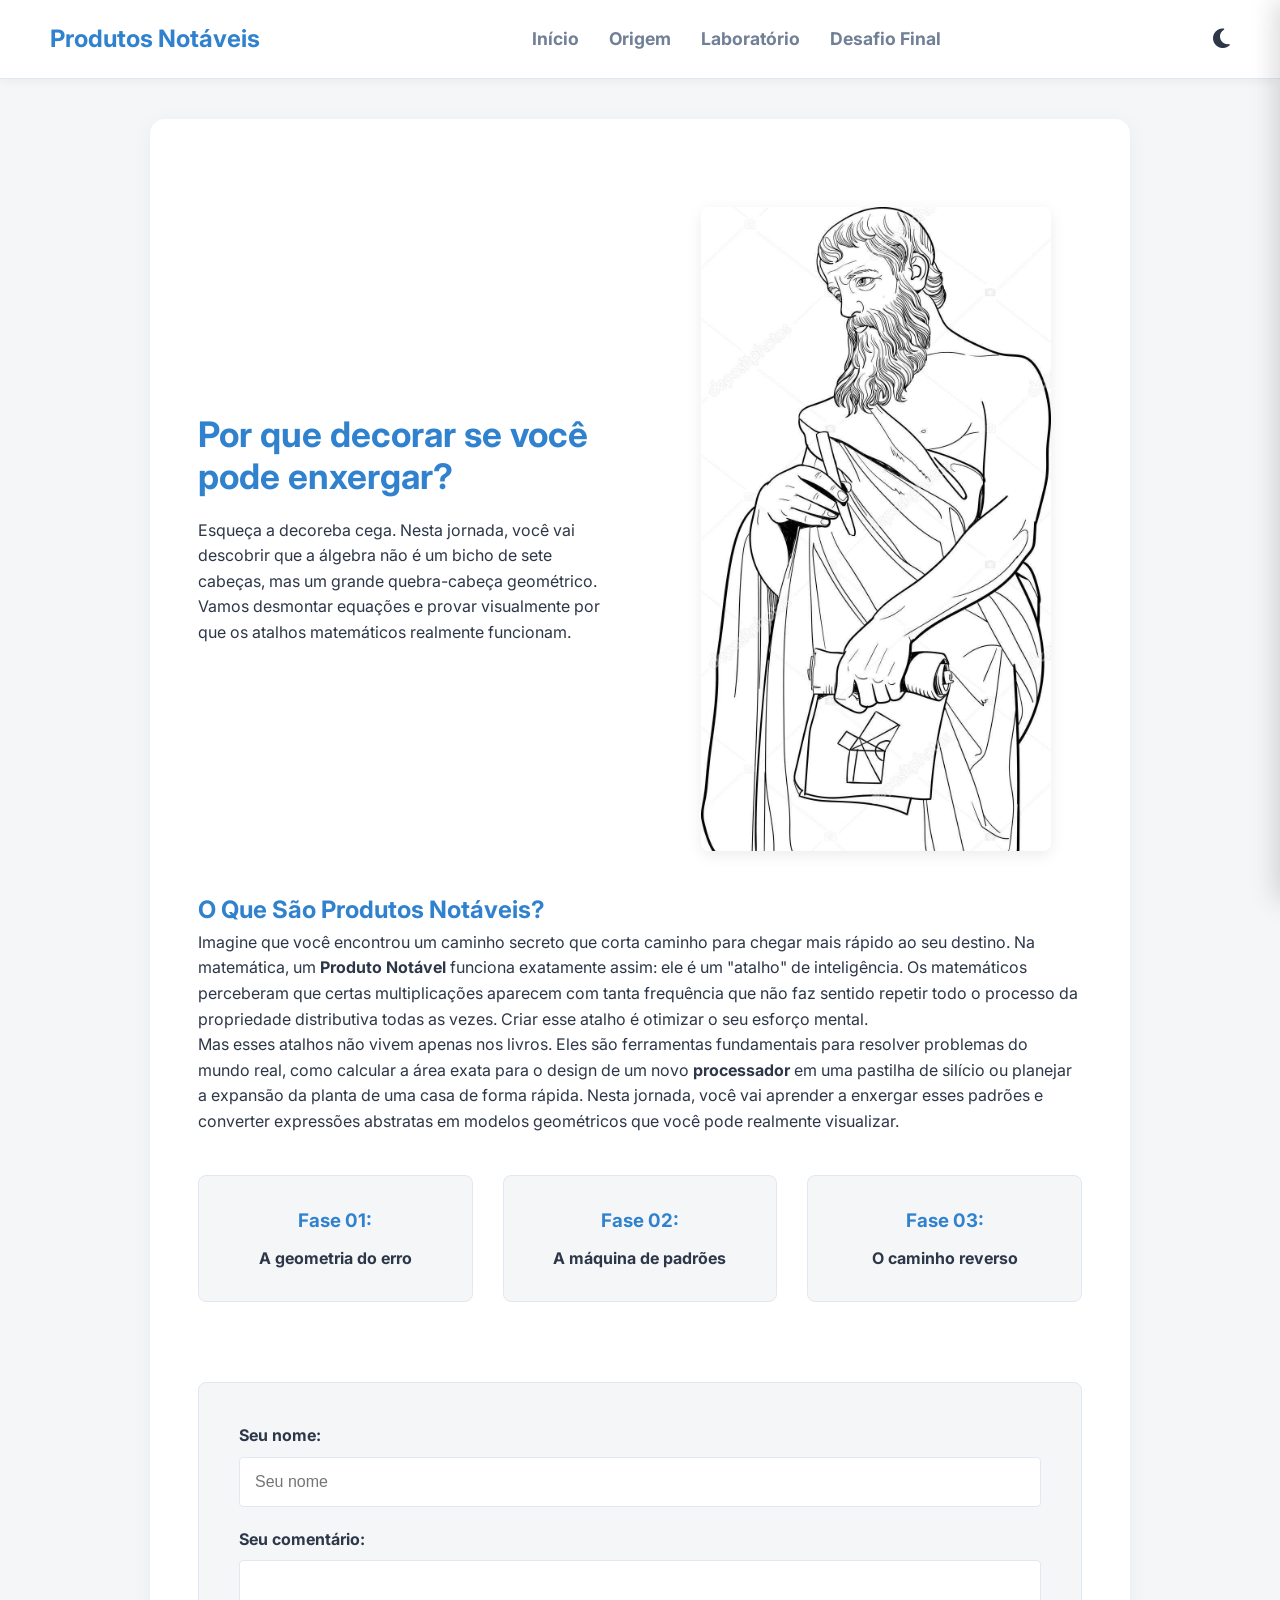
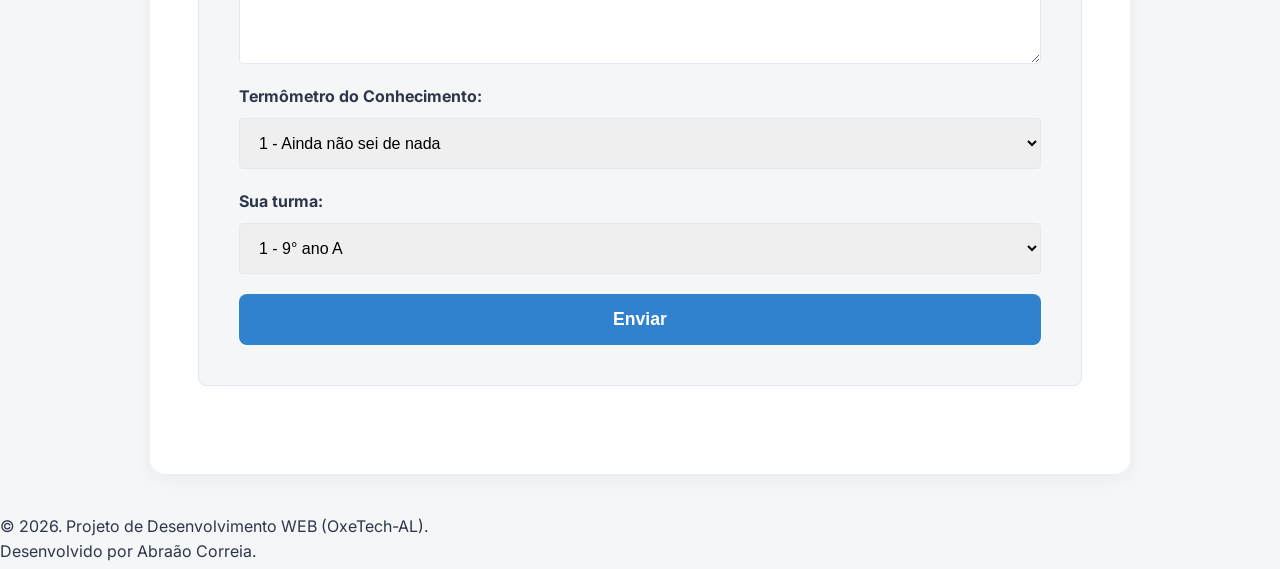
<file: index.html>
<!DOCTYPE html>
<html lang="pt-BR">
<head>
    <meta charset="UTF-8">
    <meta name="viewport" content="width=device-width, initial-scale=1.0">
    <title>Produtos Notáveis</title>
    <link rel="preconnect" href="https://fonts.googleapis.com">
    <link rel="preconnect" href="https://fonts.gstatic.com" crossorigin>
    <link href="https://fonts.googleapis.com/css2?family=Inter:wght@400;600;700&display=swap" rel="stylesheet">
    <link rel="preconnect" href="https://fonts.googleapis.com">
    <link rel="preconnect" href="https://fonts.gstatic.com" crossorigin>
    <link href="https://fonts.googleapis.com/css2?family=Anton&display=swap" rel="stylesheet">
    <link rel="stylesheet" href="https://cdnjs.cloudflare.com/ajax/libs/font-awesome/6.4.0/css/all.min.css" />

    <link rel="stylesheet" href="./pages/style.css">
</head>
<body>
    <header>
        <div class="logo">
            <h1>Produtos Notáveis</h1>
        </div>
        
        <nav id="nav-desktop">
            <ul>
                <li><a href="index.html">Início</a></li>
                <li><a href="./pages/origem.html">Origem</a></li>
                <li><a href="./pages/geometria.html">Laboratório</a></li>
                <li><a href="./pages/desafio-final.html">Desafio Final</a></li>
            </ul>
        </nav>

        <div class="header-actions">
            <button id="btn-theme" class="btn-icon" aria-label="Alternar Tema">
                <i class="fa-solid fa-moon"></i>
            </button>
            <button id="btn-open" class="btn-icon btn-mobile" aria-label="Abrir Menu">
                <i class="fa-solid fa-bars"></i>
            </button>
        </div>
    </header>

    <nav id="nav-mobile" class="nav-mobile hidden">
        <button id="btn-close" class="btn-icon btn-close" aria-label="Fechar Menu">
            <i class="fa-solid fa-xmark"></i>
        </button>
        <ul class="mobile-links">
            <li><a href="index.html">Início</a></li>
            <li><a href="origem.html">Origem</a></li>
            <li><a href="geometria.html">Laboratório</a></li>
            <li><a href="desafio-final.html">Desafio Final</a></li>
        </ul>
    </nav>
    <main>

        <section class="hero">
            <div class="hero-texto">
                <h2>Por que decorar se você pode enxergar?</h2>
                <p>Esqueça a decoreba cega. Nesta jornada, você vai descobrir que a álgebra não é um bicho de sete cabeças, mas um grande quebra-cabeça geométrico. Vamos desmontar equações e provar visualmente por que os atalhos matemáticos realmente funcionam.</p>
            </div>
            <div class="hero-imagem">
                <img src="./images/euclides.jpg" alt="Estátua de Euclides.">
            </div>
        </section>
        <section class="context">
            <h2>O Que São Produtos Notáveis?</h2>
            <article>
                <p>
                    Imagine que você encontrou um caminho secreto que corta caminho para chegar mais rápido ao seu destino. Na matemática, um <strong>Produto Notável</strong> funciona exatamente assim: ele é um "atalho" de inteligência. Os matemáticos perceberam que certas multiplicações aparecem com tanta frequência que não faz sentido repetir todo o processo da propriedade distributiva todas as vezes. Criar esse atalho é otimizar o seu esforço mental.
                </p>
                <p>
                    Mas esses atalhos não vivem apenas nos livros. Eles são ferramentas fundamentais para resolver problemas do mundo real, como calcular a área exata para o design de um novo <strong>processador</strong> em uma pastilha de silício ou planejar a expansão da planta de uma casa de forma rápida. Nesta jornada, você vai aprender a enxergar esses padrões e converter expressões abstratas em modelos geométricos que você pode realmente visualizar.
                </p>
            </article>
        </section>
        <section class="map">
            <div>
                <div>
                    <h3>Fase 01:</h3>
                    <h4>A geometria do erro</h4>
                </div>
                <div>
                    <h3>Fase 02:</h3>
                    <h4>A máquina de padrões</h4>
                </div>
                <div>
                    <h3>Fase 03:</h3>
                    <h4>O caminho reverso</h4>
                </div>
            </div>
        </section>
        <section class="evaluation">
            <form action="#">
                <label for="nome">Seu nome:</label>
                <input type="text" id="nome" placeholder="Seu nome" required>
                <label for="comentario">Seu comentário:</label>
                <textarea id="comentario" name="comentario" rows="4" required></textarea>
                <label for="termometro">Termômetro do Conhecimento:</label>
                <select name="Termometro do Conhecimento" id="termometro">
                    <option value="1">1 - Ainda não sei de nada</option>
                    <option value="2">2 - Já ouvi falar</option>
                    <option value="3">3 - Conheço</option>
                    <option value="4">4 - Consigo explicar para um amigo</option>
                    <option value="5">5 - Consigo aplicar em um problema real</option>
                </select>
                <label for="turma">Sua turma:</label>
                <select name="turma" id="turma">
                    <option value="1">1 - 9° ano A</option>
                    <option value="2">2 - 9° ano B</option>
                    <option value="3">3 - 9° ano C</option>
                </select>
                <button type="submit">Enviar</button>
            </form>
        </section>
    </main>
    <footer>
        <p>&copy; 2026. Projeto de Desenvolvimento WEB (OxeTech-AL).</p>
        <p>Desenvolvido por Abraão Correia.</p>
    </footer>
    <script src="script.js"></script>
</body>
</html>
</file>
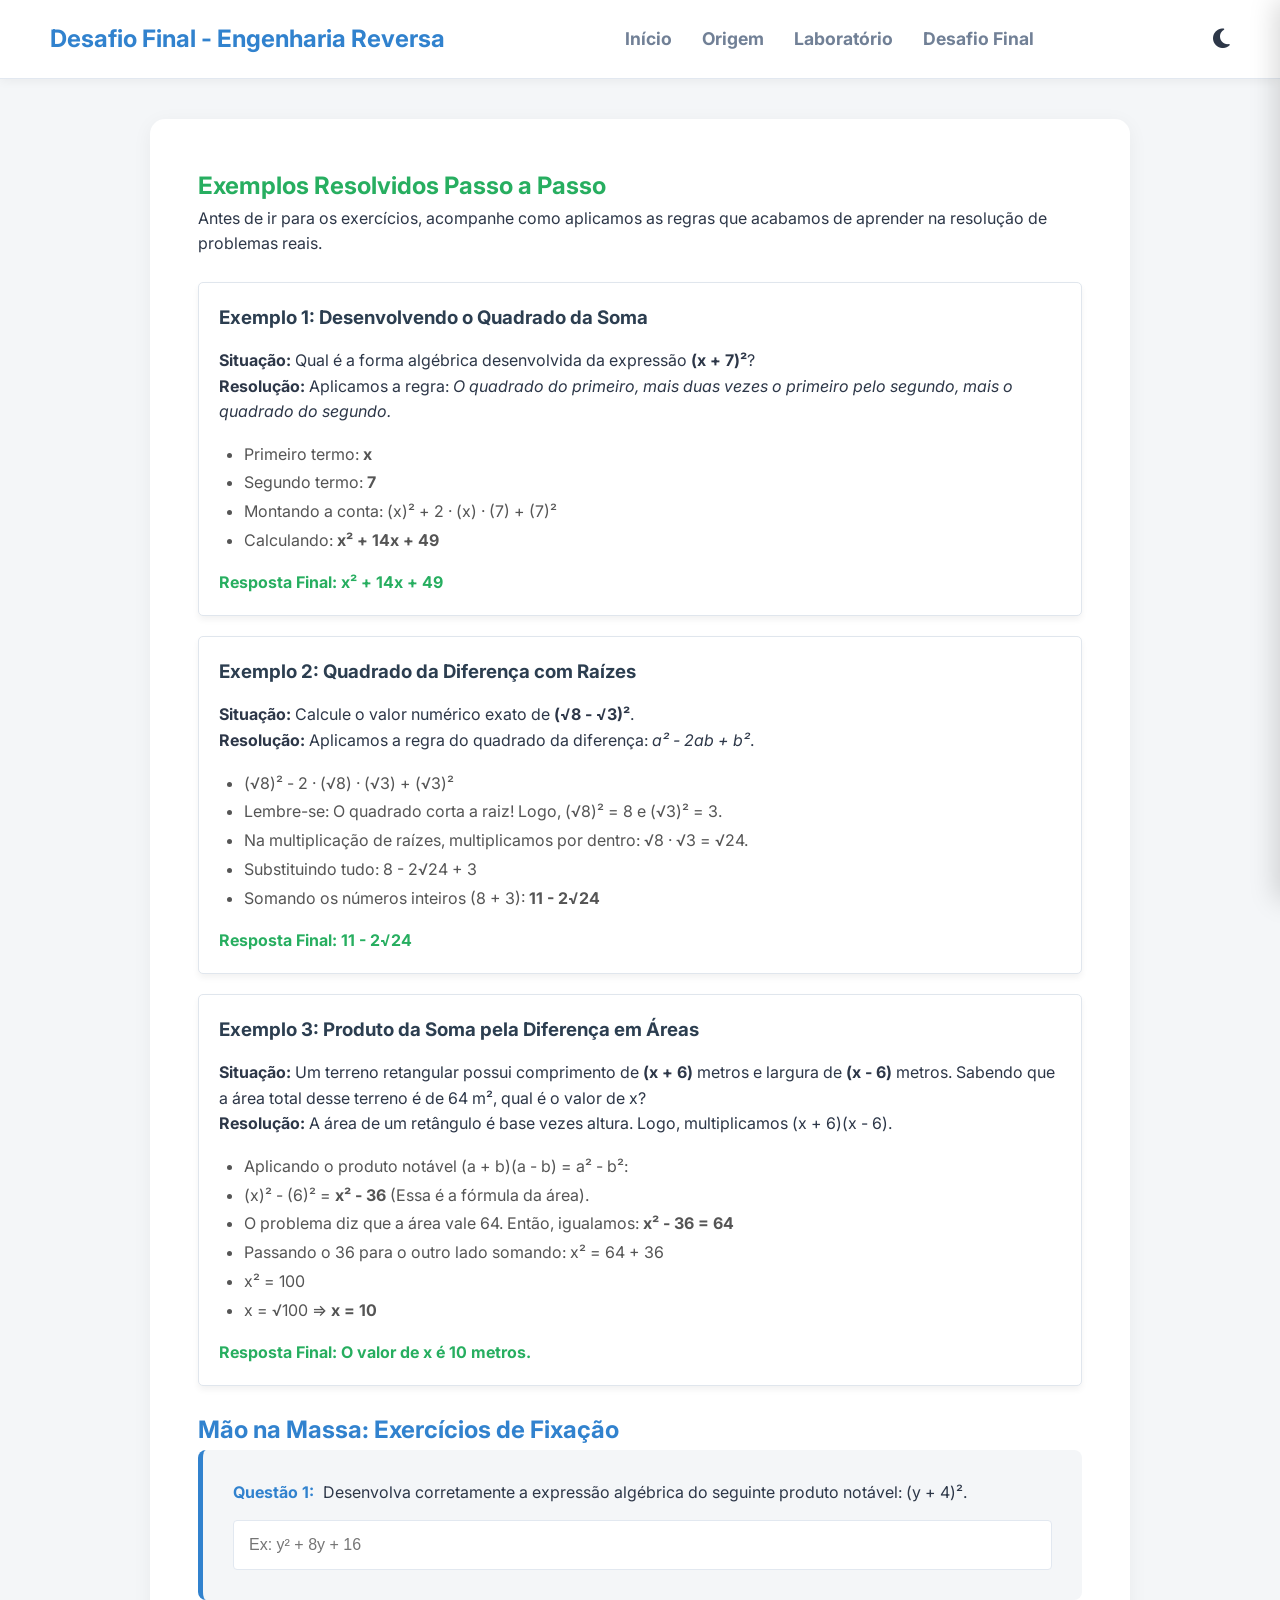
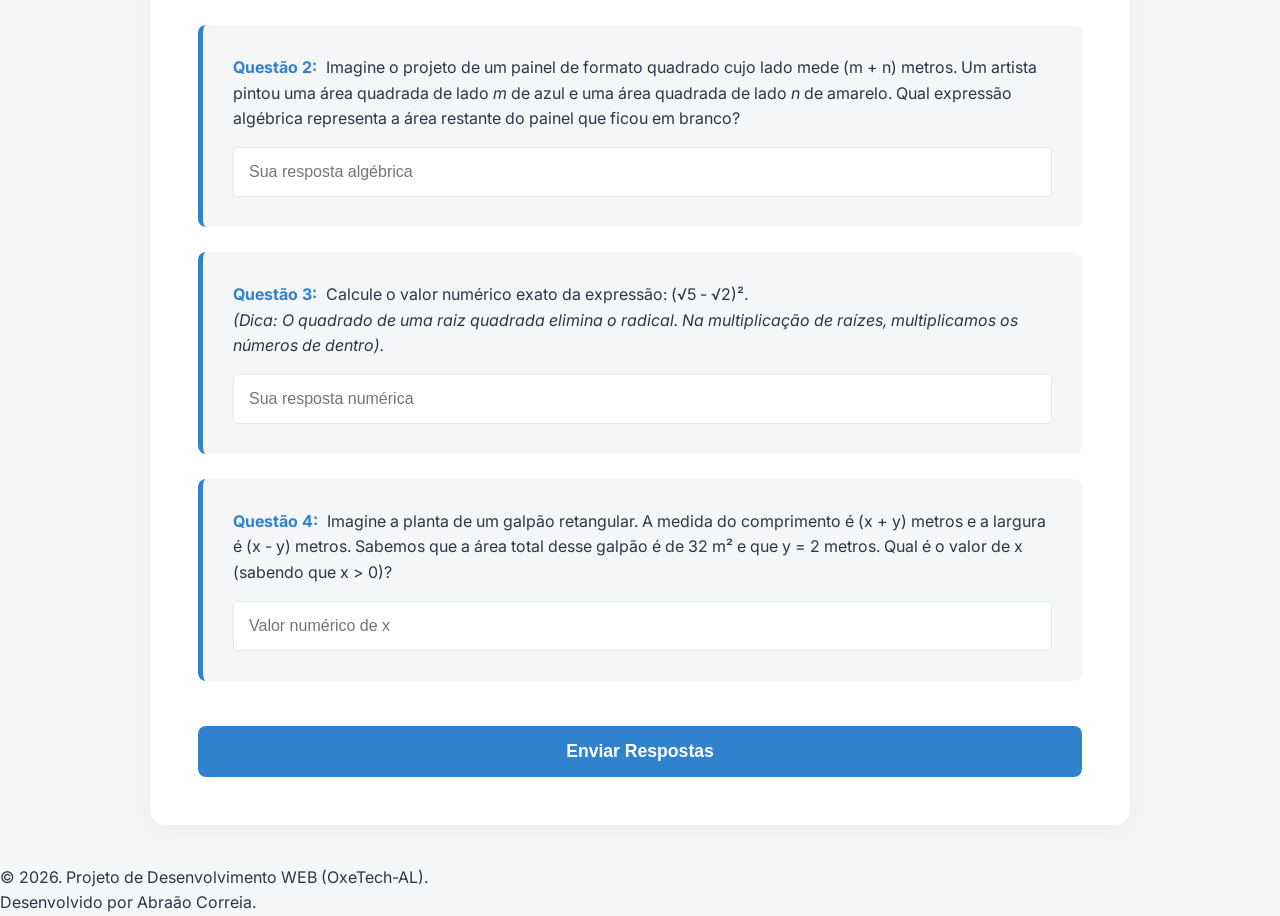
<file: pages/desafio-final.html>
<!DOCTYPE html>
<html lang="pt-BR">
<head>
    <meta charset="UTF-8">
    <meta name="viewport" content="width=device-width, initial-scale=1.0">
    <title>Engenharia Reversa</title>
    <link rel="preconnect" href="https://fonts.googleapis.com">
    <link rel="preconnect" href="https://fonts.gstatic.com" crossorigin>
    <link href="https://fonts.googleapis.com/css2?family=Inter:wght@400;600;700&display=swap" rel="stylesheet">
    <link rel="preconnect" href="https://fonts.googleapis.com">
    <link rel="preconnect" href="https://fonts.gstatic.com" crossorigin>
    <link href="https://fonts.googleapis.com/css2?family=Anton&display=swap" rel="stylesheet">
    <link rel="stylesheet" href="https://cdnjs.cloudflare.com/ajax/libs/font-awesome/6.4.0/css/all.min.css" />

    <link rel="stylesheet" href="style.css">
</head>
<body>
    <header>
        <div class="logo">
            <h1>Desafio Final - Engenharia Reversa</h1>
        </div>
        
        <nav id="nav-desktop">
            <ul>
                <li><a href="../index.html">Início</a></li>
                <li><a href="origem.html">Origem</a></li>
                <li><a href="geometria.html">Laboratório</a></li>
                <li><a href="desafio-final.html">Desafio Final</a></li>
            </ul>
        </nav>

        <div class="header-actions">
            <button id="btn-theme" class="btn-icon" aria-label="Alternar Tema">
                <i class="fa-solid fa-moon"></i>
            </button>
            <button id="btn-open" class="btn-icon btn-mobile" aria-label="Abrir Menu">
                <i class="fa-solid fa-bars"></i>
            </button>
        </div>
    </header>

    <nav id="nav-mobile" class="nav-mobile hidden">
        <button id="btn-close" class="btn-icon btn-close" aria-label="Fechar Menu">
            <i class="fa-solid fa-xmark"></i>
        </button>
        <ul class="mobile-links">
            <li><a href="index.html">Início</a></li>
            <li><a href="origem.html">Origem</a></li>
            <li><a href="geometria.html">Laboratório</a></li>
            <li><a href="desafio-final.html">Desafio Final</a></li>
        </ul>
    </nav>
    <main>
        <h2 style="margin-top: 0; color: #27ae60; border-left: none; padding-left: 0;">Exemplos Resolvidos Passo a Passo</h2>
        <p style="margin-bottom: 25px;">Antes de ir para os exercícios, acompanhe como aplicamos as regras que acabamos de aprender na resolução de problemas reais.</p>

        <div class="exemplo-box" style="background-color: #fff; padding: 20px; border: 1px solid #e0e6ed; border-radius: 5px; margin-bottom: 20px;">
            <h3 style="color: #2c3e50; margin-top: 0;">Exemplo 1: Desenvolvendo o Quadrado da Soma</h3>
            <p><strong>Situação:</strong> Qual é a forma algébrica desenvolvida da expressão <strong>(x + 7)²</strong>?</p>
            <p><strong>Resolução:</strong> Aplicamos a regra: <em>O quadrado do primeiro, mais duas vezes o primeiro pelo segundo, mais o quadrado do segundo.</em></p>
            <ul style="color: #555; line-height: 1.8;">
                <li>Primeiro termo: <strong>x</strong></li>
                <li>Segundo termo: <strong>7</strong></li>
                <li>Montando a conta: (x)² + 2 &middot; (x) &middot; (7) + (7)²</li>
                <li>Calculando: <strong>x² + 14x + 49</strong></li>
            </ul>
            <p style="color: #27ae60; font-weight: bold; margin-bottom: 0;">Resposta Final: x² + 14x + 49</p>
        </div>

        <div class="exemplo-box" style="background-color: #fff; padding: 20px; border: 1px solid #e0e6ed; border-radius: 5px; margin-bottom: 20px;">
            <h3 style="color: #2c3e50; margin-top: 0;">Exemplo 2: Quadrado da Diferença com Raízes</h3>
            <p><strong>Situação:</strong> Calcule o valor numérico exato de <strong>(&radic;8 - &radic;3)²</strong>.</p>
            <p><strong>Resolução:</strong> Aplicamos a regra do quadrado da diferença: <em>a² - 2ab + b²</em>.</p>
            <ul style="color: #555; line-height: 1.8;">
                <li>(&radic;8)² - 2 &middot; (&radic;8) &middot; (&radic;3) + (&radic;3)²</li>
                <li>Lembre-se: O quadrado corta a raiz! Logo, (&radic;8)² = 8 e (&radic;3)² = 3.</li>
                <li>Na multiplicação de raízes, multiplicamos por dentro: &radic;8 &middot; &radic;3 = &radic;24.</li>
                <li>Substituindo tudo: 8 - 2&radic;24 + 3</li>
                <li>Somando os números inteiros (8 + 3): <strong>11 - 2&radic;24</strong></li>
            </ul>
            <p style="color: #27ae60; font-weight: bold; margin-bottom: 0;">Resposta Final: 11 - 2&radic;24</p>
        </div>

        <div class="exemplo-box" style="background-color: #fff; padding: 20px; border: 1px solid #e0e6ed; border-radius: 5px;">
            <h3 style="color: #2c3e50; margin-top: 0;">Exemplo 3: Produto da Soma pela Diferença em Áreas</h3>
            <p><strong>Situação:</strong> Um terreno retangular possui comprimento de <strong>(x + 6)</strong> metros e largura de <strong>(x - 6)</strong> metros. Sabendo que a área total desse terreno é de 64 m², qual é o valor de x?</p>
            <p><strong>Resolução:</strong> A área de um retângulo é base vezes altura. Logo, multiplicamos (x + 6)(x - 6).</p>
            <ul style="color: #555; line-height: 1.8;">
                <li>Aplicando o produto notável (a + b)(a - b) = a² - b²:</li>
                <li>(x)² - (6)² = <strong>x² - 36</strong> (Essa é a fórmula da área).</li>
                <li>O problema diz que a área vale 64. Então, igualamos: <strong>x² - 36 = 64</strong></li>
                <li>Passando o 36 para o outro lado somando: x² = 64 + 36</li>
                <li>x² = 100</li>
                <li>x = &radic;100 &rArr; <strong>x = 10</strong></li>
            </ul>
            <p style="color: #27ae60; font-weight: bold; margin-bottom: 0;">Resposta Final: O valor de x é 10 metros.</p>
        </div>
        
        <section class="exercicios-section">
            <h2>Mão na Massa: Exercícios de Fixação</h2>
            
            <form action="#" class="form-desafio">
                <div class="questao">
                    <label for="q1"><span class="questao-numero">Questão 1:</span> Desenvolva corretamente a expressão algébrica do seguinte produto notável: (y + 4)².</label>
                    <input type="text" id="q1" placeholder="Ex: y² + 8y + 16" required>
                </div>
                
                <div class="questao">
                    <label for="q2"><span class="questao-numero">Questão 2:</span> Imagine o projeto de um painel de formato quadrado cujo lado mede (m + n) metros. Um artista pintou uma área quadrada de lado <em>m</em> de azul e uma área quadrada de lado <em>n</em> de amarelo. Qual expressão algébrica representa a área restante do painel que ficou em branco?</label>
                    <input type="text" id="q2" placeholder="Sua resposta algébrica" required>
                </div>
                
                <div class="questao">
                    <label for="q3"><span class="questao-numero">Questão 3:</span> Calcule o valor numérico exato da expressão: (&radic;5 - &radic;2)². <br><em>(Dica: O quadrado de uma raiz quadrada elimina o radical. Na multiplicação de raízes, multiplicamos os números de dentro).</em></label>
                    <input type="text" id="q3" placeholder="Sua resposta numérica" required>
                </div>

                <div class="questao">
                    <label for="q4"><span class="questao-numero">Questão 4:</span> Imagine a planta de um galpão retangular. A medida do comprimento é (x + y) metros e a largura é (x - y) metros. Sabemos que a área total desse galpão é de 32 m² e que y = 2 metros. Qual é o valor de x (sabendo que x > 0)?</label>
                    <input type="number" id="q4" placeholder="Valor numérico de x" required>
                </div>

                <button type="submit" class="btn-enviar-desafio">Enviar Respostas</button>
            </form>
        </section>
    </main>
    <footer>
        <p>&copy; 2026. Projeto de Desenvolvimento WEB (OxeTech-AL).</p>
        <p>Desenvolvido por Abraão Correia.</p>
    </footer>
    <script src="script.js"></script>
</body>
</html>
</file>
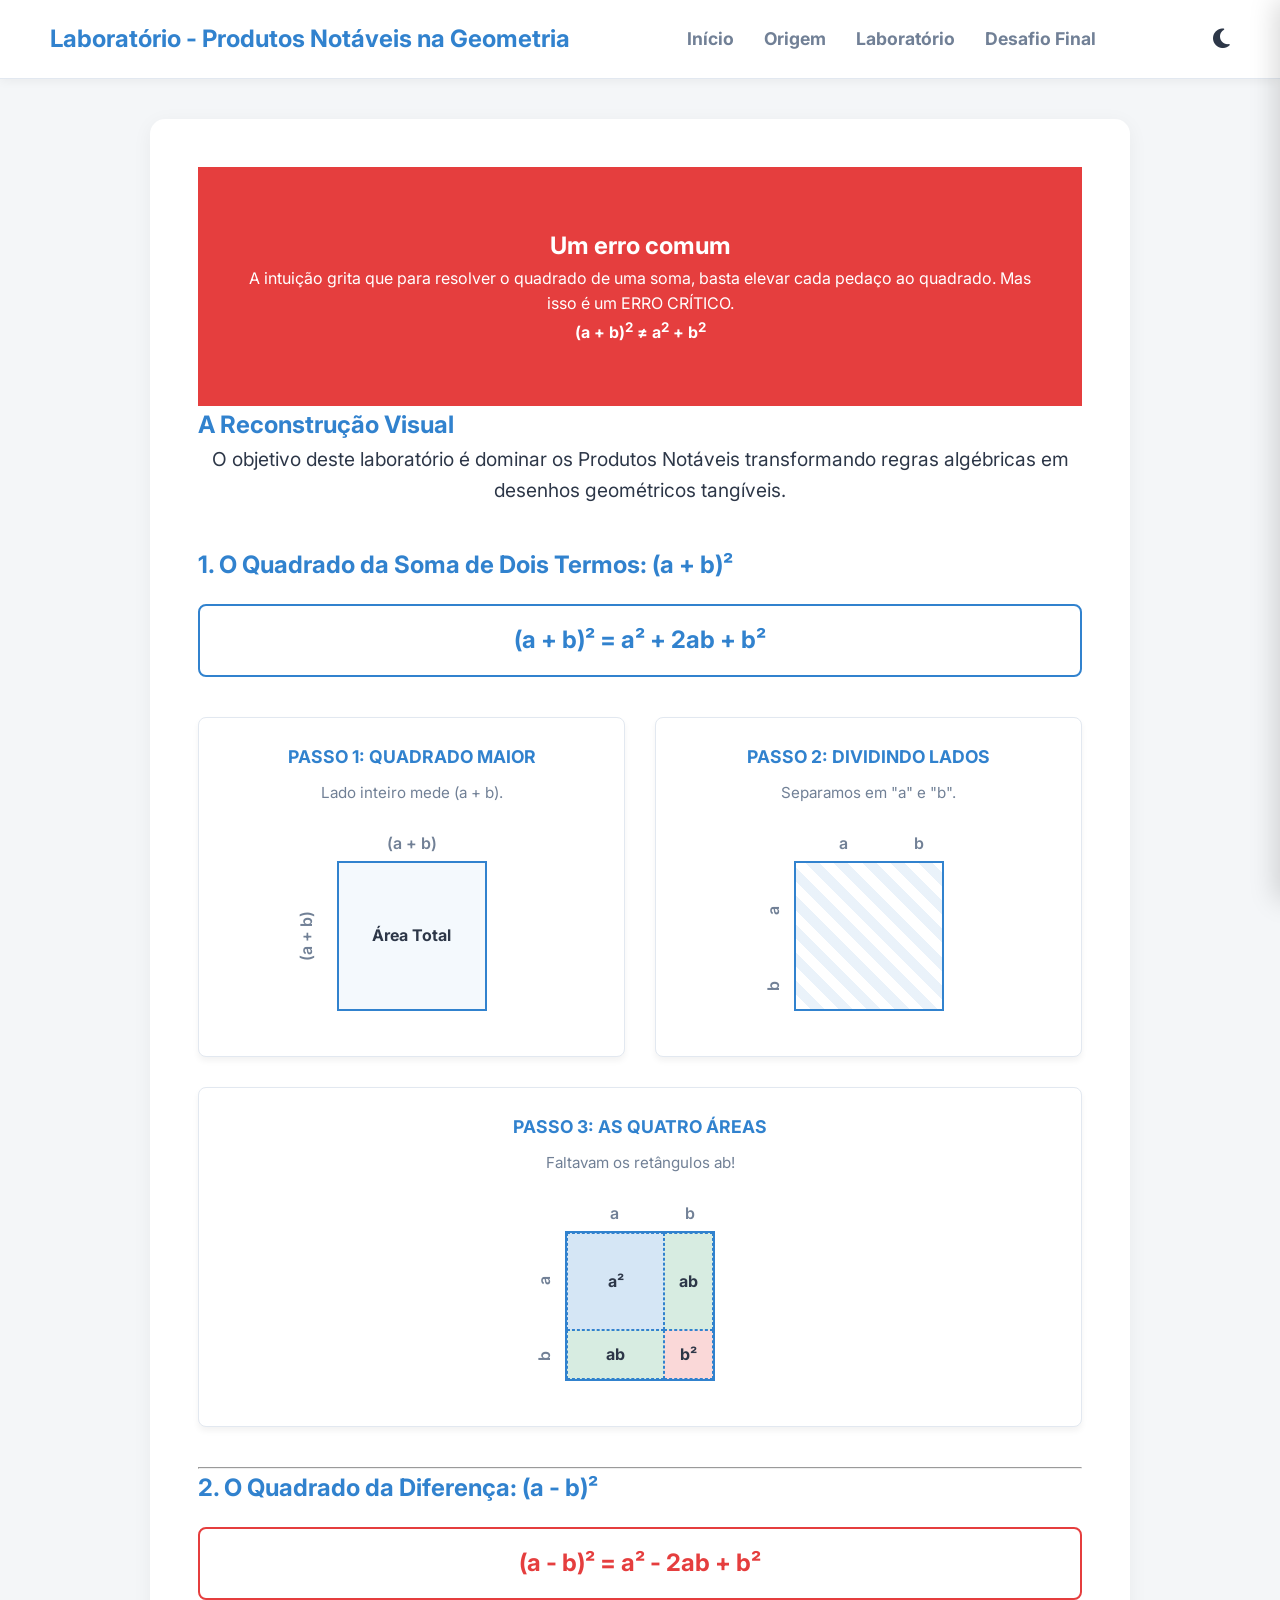
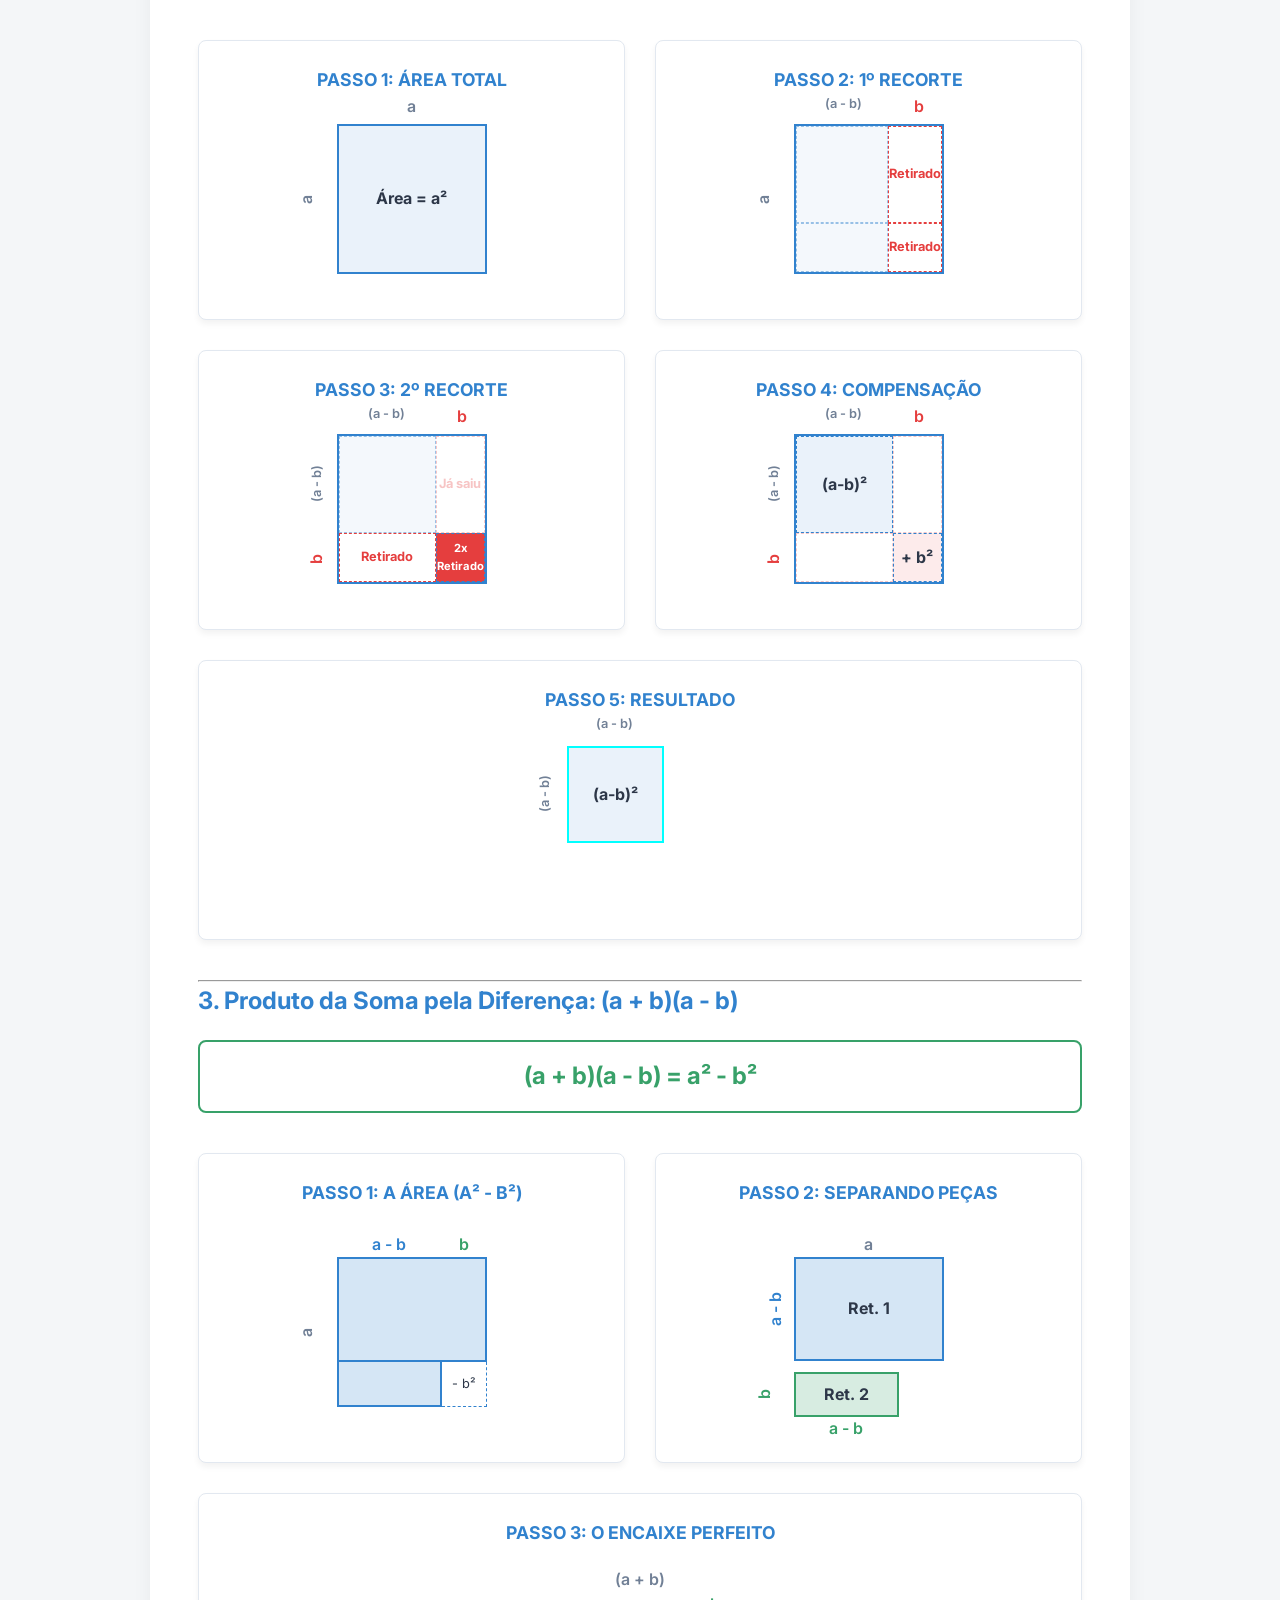
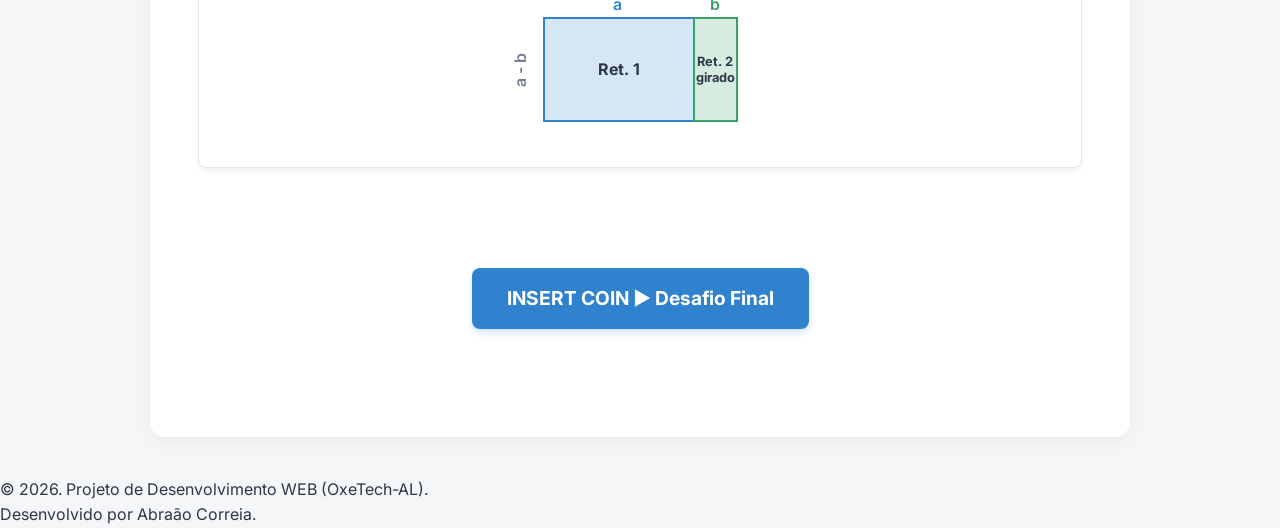
<file: pages/geometria.html>
<!DOCTYPE html>
<html lang="pt-BR">
<head>
    <meta charset="UTF-8">
    <meta name="viewport" content="width=device-width, initial-scale=1.0">
    <title>Produtos Notáveis</title>
    <link rel="preconnect" href="https://fonts.googleapis.com">
    <link rel="preconnect" href="https://fonts.gstatic.com" crossorigin>
    <link href="https://fonts.googleapis.com/css2?family=Inter:wght@400;600;700&display=swap" rel="stylesheet">
    <link rel="preconnect" href="https://fonts.googleapis.com">
    <link rel="preconnect" href="https://fonts.gstatic.com" crossorigin>
    <link href="https://fonts.googleapis.com/css2?family=Anton&display=swap" rel="stylesheet">
    <link rel="stylesheet" href="https://cdnjs.cloudflare.com/ajax/libs/font-awesome/6.4.0/css/all.min.css" />

    <link rel="stylesheet" href="style.css">
</head>
<body>
   <header>
        <div class="logo">
            <h1>Laboratório - Produtos Notáveis na Geometria</h1>
        </div>
        
        <nav id="nav-desktop">
            <ul>
                <li><a href="../index.html">Início</a></li>
                <li><a href="origem.html">Origem</a></li>
                <li><a href="geometria.html">Laboratório</a></li>
                <li><a href="desafio-final.html">Desafio Final</a></li>
            </ul>
        </nav>

        <div class="header-actions">
            <button id="btn-theme" class="btn-icon" aria-label="Alternar Tema">
                <i class="fa-solid fa-moon"></i>
            </button>
            <button id="btn-open" class="btn-icon btn-mobile" aria-label="Abrir Menu">
                <i class="fa-solid fa-bars"></i>
            </button>
        </div>
    </header>

    <nav id="nav-mobile" class="nav-mobile hidden">
        <button id="btn-close" class="btn-icon btn-close" aria-label="Fechar Menu">
            <i class="fa-solid fa-xmark"></i>
        </button>
        <ul class="mobile-links">
            <li><a href="index.html">Início</a></li>
            <li><a href="origem.html">Origem</a></li>
            <li><a href="geometria.html">Laboratório</a></li>
            <li><a href="desafio-final.html">Desafio Final</a></li>
        </ul>
    </nav>

    <main id="geometria">
        <section class="abismo-erro">
            <div class="erro-content">
                <h2>Um erro comum</h2>
                <p>A intuição grita que para resolver o quadrado de uma soma, basta elevar cada pedaço ao quadrado. Mas isso é um ERRO CRÍTICO.</p>
                <div class="glitch-box">
                    <p> </p>
                    <p><strong>(a + b)<sup>2</sup>  ≠  a<sup>2</sup> + b<sup>2</sup></strong></p>
                </div>
            </div>
        </section>

        <section class="container-vapor">
            <h2 class="titulo-sessao">A Reconstrução Visual</h2>
            <p style="text-align: center; font-size: 1.2rem; margin-bottom: 40px;">O objetivo deste laboratório é dominar os Produtos Notáveis transformando regras algébricas em desenhos geométricos tangíveis.</p>

            <h2 class="subtitulo-vapor">1. O Quadrado da Soma de Dois Termos: (a + b)²</h2>
            <div class="formula-box soma">
                (a + b)² = a² + 2ab + b²
            </div>
            
            <div class="passos-container">
                <div class="passo">
                    <h3>Passo 1: Quadrado Maior</h3>
                    <p>Lado inteiro mede (a + b).</p>
                    <div class="diagrama">
                        <div class="medida medida-topo-total">(a + b)</div>
                        <div class="medida medida-esq-total">(a + b)</div>
                        <div class="forma-base">Área Total</div>
                    </div>
                </div>

                <div class="passo">
                    <h3>Passo 2: Dividindo Lados</h3>
                    <p>Separamos em "a" e "b".</p>
                    <div class="diagrama">
                        <div class="medida medida-topo-a">a</div>
                        <div class="medida medida-topo-b">b</div>
                        <div class="medida medida-esq-a">a</div>
                        <div class="medida medida-esq-b">b</div>
                        <div class="forma-base listrada"></div>
                    </div>
                </div>

                <div class="passo">
                    <h3>Passo 3: As Quatro Áreas</h3>
                    <p>Faltavam os retângulos ab!</p>
                    <div class="diagrama">
                        <div class="medida medida-topo-a">a</div>
                        <div class="medida medida-topo-b">b</div>
                        <div class="medida medida-esq-a">a</div>
                        <div class="medida medida-esq-b">b</div>
                        
                        <div class="forma-grid">
                            <div class="bloco bloco-a2">a²</div>
                            <div class="bloco bloco-ab">ab</div>
                            <div class="bloco bloco-ab">ab</div>
                            <div class="bloco bloco-b2">b²</div> 
                        </div>
                    </div>
                </div>
            </div>

            <hr class="divisor-vapor">

            <h2 class="subtitulo-vapor">2. O Quadrado da Diferença: (a - b)²</h2>
            <div class="formula-box diferenca">
                (a - b)² = a² - 2ab + b²
            </div>
            
            <div class="passos-container">
                <div class="passo">
                    <h3>Passo 1: Área Total</h3>
                    <div class="diagrama">
                        <div class="medida medida-topo-total">a</div>
                        <div class="medida medida-esq-total">a</div>
                        <div class="forma-base area-total-a">Área = a²</div>
                    </div>
                </div>

                <div class="passo">
                    <h3>Passo 2: 1º Recorte</h3>
                    <div class="diagrama">
                        <div class="medida medida-topo-a texto-reduzido">(a - b)</div>
                        <div class="medida medida-topo-b diferenca-texto">b</div>
                        <div class="medida medida-esq-total">a</div>
                        <div class="forma-grid">
                            <div class="bloco bloco-alvo" style="opacity: 0.5;"></div>
                            <div class="bloco bloco-removido">Retirado</div>
                            <div class="bloco bloco-alvo" style="opacity: 0.5;"></div>
                            <div class="bloco bloco-removido">Retirado</div>
                        </div>
                    </div>
                </div>

                <div class="passo">
                    <h3>Passo 3: 2º Recorte</h3>
                    <div class="diagrama">
                        <div class="medida medida-topo-a texto-reduzido">(a - b)</div>
                        <div class="medida medida-topo-b diferenca-texto">b</div>
                        <div class="medida medida-esq-a texto-reduzido">(a - b)</div>
                        <div class="medida medida-esq-b diferenca-texto">b</div>
                        <div class="forma-grid">
                            <div class="bloco bloco-alvo" style="opacity: 0.5;"></div>
                            <div class="bloco bloco-removido" style="opacity: 0.3;">Já saiu</div>
                            <div class="bloco bloco-removido">Retirado</div>
                            <div class="bloco bloco-interseccao-escura">2x Retirado</div>
                        </div>
                    </div>
                </div>

                <div class="passo">
                    <h3>Passo 4: Compensação</h3>
                    <div class="diagrama">
                        <div class="medida medida-topo-a texto-reduzido">(a - b)</div>
                        <div class="medida medida-topo-b diferenca-texto">b</div>
                        <div class="medida medida-esq-a texto-reduzido">(a - b)</div>
                        <div class="medida medida-esq-b diferenca-texto">b</div>
                        <div class="forma-grid">
                            <div class="bloco bloco-alvo">(a-b)²</div>
                            <div class="bloco bloco-removido" style="opacity: 0.3;"></div>
                            <div class="bloco bloco-removido" style="opacity: 0.3;"></div>
                            <div class="bloco bloco-interseccao">+ b²</div> 
                        </div>
                    </div>
                </div>
                
                <div class="passo">
                    <h3>Passo 5: Resultado</h3>
                    <div class="diagrama">
                        <div class="medida medida-topo-a texto-reduzido">(a - b)</div>
                        <div class="medida medida-esq-a texto-reduzido">(a - b)</div>
                        <div class="forma-grid" style="background-color: transparent; border-color: transparent;">
                            <div class="bloco bloco-alvo" style="border: 2px solid #00ffff;">(a-b)²</div>
                        </div>
                    </div>
                </div>
            </div>

            <hr class="divisor-vapor">

            <h2 class="subtitulo-vapor">3. Produto da Soma pela Diferença: (a + b)(a - b)</h2>
            <div class="formula-box produto">
                (a + b)(a - b) = a² - b²
            </div>

            <div class="passos-container">
                <div class="passo">
                    <h3>Passo 1: A Área (a² - b²)</h3>
                    <div class="diagrama" style="width: 150px; height: 150px; margin: 40px auto 20px auto;">
                        <div class="medida" style="left: -35px; top: 0; height: 100%; display: flex; align-items: center; transform: rotate(-90deg);">a</div>
                        <div class="medida" style="top: -25px; left: 0; width: 70%; text-align: center; color: var(--color-primary);">a - b</div>
                        <div class="medida" style="top: -25px; right: 0; width: 30%; text-align: center; color: var(--color-success);">b</div>
                        <div style="width: 100%; height: 70%; background-color: rgba(49, 130, 206, 0.2); border: 2px solid var(--color-primary); box-sizing: border-box;"></div>
                        <div style="display: flex; height: 30%; width: 100%;">
                            <div style="width: 70%; height: 100%; background-color: rgba(49, 130, 206, 0.2); border: 2px solid var(--color-primary); border-top: none; box-sizing: border-box;"></div>
                            <div style="width: 30%; height: 100%; background-color: transparent; border: 1px dashed var(--color-primary); border-top: none; border-left: none; box-sizing: border-box; display: flex; align-items: center; justify-content: center; font-size: 0.8em; color: var(--text-main);">- b²</div>
                        </div>
                    </div>
                </div>

                <div class="passo">
                    <h3>Passo 2: Separando Peças</h3>
                    <div class="diagrama" style="width: 150px; height: 160px; margin: 40px auto 20px auto; display: flex; flex-direction: column; justify-content: space-between;">
                        <div class="medida" style="top: -25px; left: 0; width: 100%; text-align: center;">a</div>
                        <div style="width: 100%; height: 65%; position: relative;">
                            <div class="medida" style="left: -35px; top: 0; height: 100%; display: flex; align-items: center; transform: rotate(-90deg); color: var(--color-primary); white-space: nowrap;">a - b</div>
                            <div style="width: 100%; height: 100%; background-color: rgba(49, 130, 206, 0.2); border: 2px solid var(--color-primary); box-sizing: border-box; display: flex; align-items: center; justify-content: center; font-weight: bold;">Ret. 1</div>
                        </div>
                        <div style="width: 70%; height: 28%; position: relative;">
                            <div class="medida" style="left: -35px; top: 0; height: 100%; display: flex; align-items: center; transform: rotate(-90deg); color: var(--color-success);">b</div>
                            <div class="medida" style="bottom: -25px; left: 0; width: 100%; text-align: center; color: var(--color-success);">a - b</div>
                            <div style="width: 100%; height: 100%; background-color: rgba(56, 161, 105, 0.2); border: 2px solid var(--color-success); box-sizing: border-box; display: flex; align-items: center; justify-content: center; font-weight: bold;">Ret. 2</div>
                        </div>
                    </div>
                </div>

                <div class="passo">
                    <h3>Passo 3: O Encaixe Perfeito</h3>
                    <div class="diagrama" style="width: 195px; height: 105px; margin: 60px auto 20px auto; display: flex;">
                        <div class="medida" style="left: -40px; top: 0; height: 100%; display: flex; align-items: center; transform: rotate(-90deg); white-space: nowrap;">a - b</div>
                        <div class="medida" style="top: -25px; left: 0; width: 150px; text-align: center; color: var(--color-primary);">a</div>
                        <div class="medida" style="top: -25px; right: 0; width: 45px; text-align: center; color: var(--color-success);">b</div>
                        <div class="medida" style="top: -50px; left: 0; width: 100%; text-align: center;">(a + b)</div>
                        <div style="width: 150px; height: 100%; background-color: rgba(49, 130, 206, 0.2); border: 2px solid var(--color-primary); border-right: none; box-sizing: border-box; display: flex; align-items: center; justify-content: center; font-weight: bold;">Ret. 1</div>
                        <div style="width: 45px; height: 100%; background-color: rgba(56, 161, 105, 0.2); border: 2px solid var(--color-success); box-sizing: border-box; display: flex; align-items: center; justify-content: center; font-weight: bold; font-size: 0.8em; text-align: center; line-height: 1.2;">Ret. 2<br>girado</div>
                    </div>
                </div>
            </div>

            <div class="nav-arcade">
                <a href="desafio-final.html" class="btn-insert-coin">INSERT COIN ► Desafio Final</a>
            </div>

        </section>
    </main>
    <footer>
        <p>&copy; 2026. Projeto de Desenvolvimento WEB (OxeTech-AL).</p>
        <p>Desenvolvido por Abraão Correia.</p>
    </footer>
    <script src="script.js"></script>
</body>
</html>
</file>
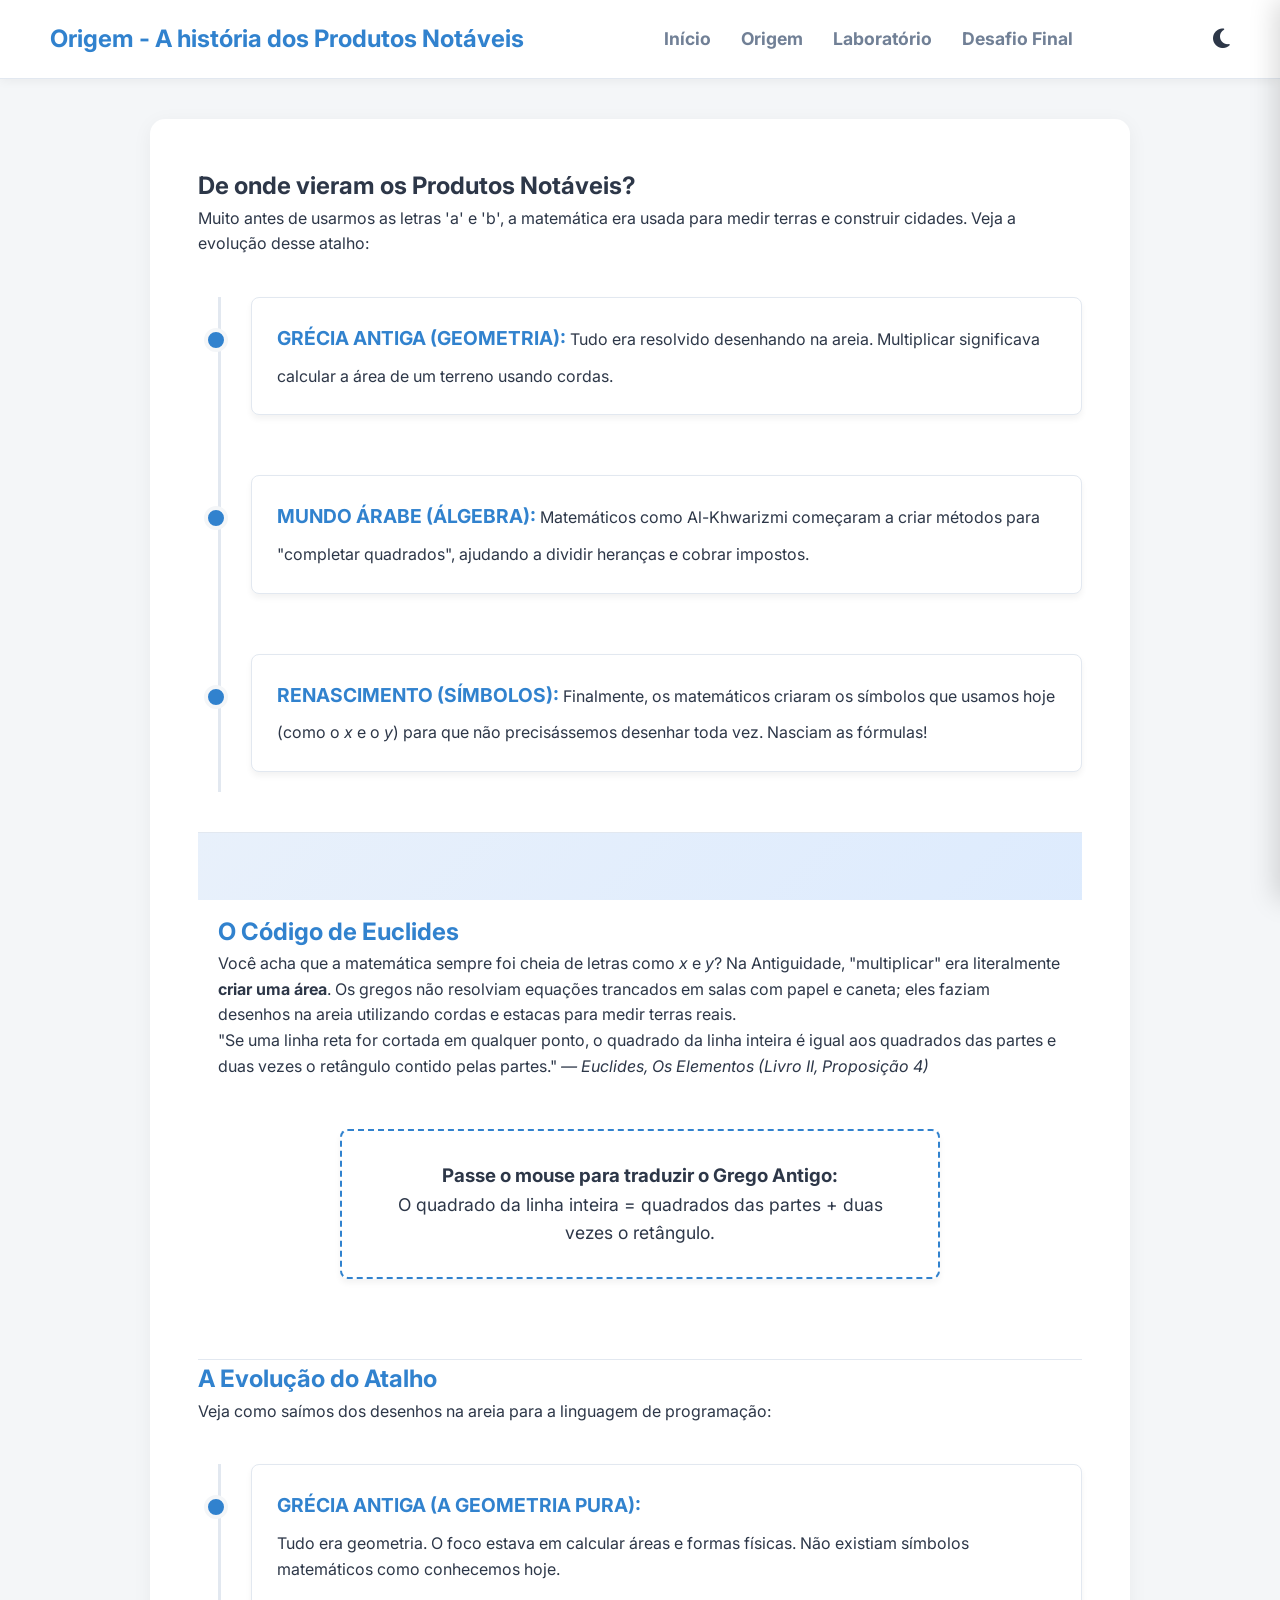
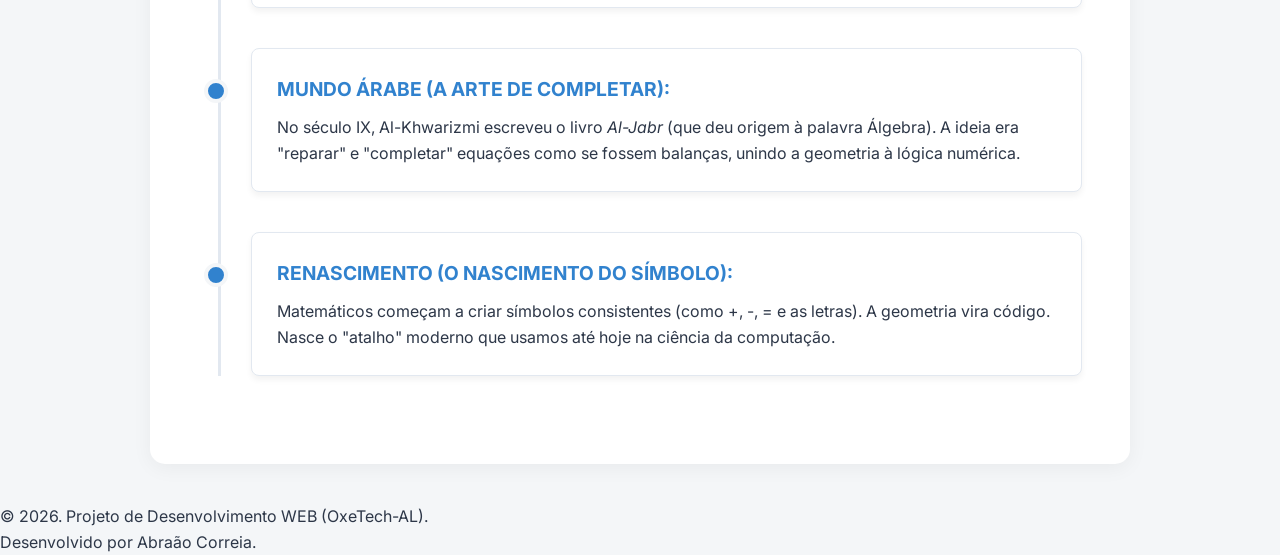
<file: pages/origem.html>
<!DOCTYPE html>
<html lang="pt-BR">
<head>
    <meta charset="UTF-8">
    <meta name="viewport" content="width=device-width, initial-scale=1.0">
    <title>Produtos Notáveis</title>
    <link rel="preconnect" href="https://fonts.googleapis.com">
    <link rel="preconnect" href="https://fonts.gstatic.com" crossorigin>
    <link href="https://fonts.googleapis.com/css2?family=Inter:wght@400;600;700&display=swap" rel="stylesheet">
    <link rel="preconnect" href="https://fonts.googleapis.com">
    <link rel="preconnect" href="https://fonts.gstatic.com" crossorigin>
    <link href="https://fonts.googleapis.com/css2?family=Anton&display=swap" rel="stylesheet">
    <link rel="stylesheet" href="https://cdnjs.cloudflare.com/ajax/libs/font-awesome/6.4.0/css/all.min.css" />

    <link rel="stylesheet" href="style.css">
    
</head>
<body>
   <header>
        <div class="logo">
            <h1>Origem - A história dos Produtos Notáveis</h1>
        </div>
        
        <nav id="nav-desktop">
            <ul>
                <li><a href="../index.html">Início</a></li>
                <li><a href="origem.html">Origem</a></li>
                <li><a href="geometria.html">Laboratório</a></li>
                <li><a href="desafio-final.html">Desafio Final</a></li>
            </ul>
        </nav>

        <div class="header-actions">
            <button id="btn-theme" class="btn-icon" aria-label="Alternar Tema">
                <i class="fa-solid fa-moon"></i>
            </button>
            <button id="btn-open" class="btn-icon btn-mobile" aria-label="Abrir Menu">
                <i class="fa-solid fa-bars"></i>
            </button>
        </div>
    </header>

    <nav id="nav-mobile" class="nav-mobile hidden">
        <button id="btn-close" class="btn-icon btn-close" aria-label="Fechar Menu">
            <i class="fa-solid fa-xmark"></i>
        </button>
        <ul class="mobile-links">
            <li><a href="index.html">Início</a></li>
            <li><a href="origem.html">Origem</a></li>
            <li><a href="geometria.html">Laboratório</a></li>
            <li><a href="desafio-final.html">Desafio Final</a></li>
        </ul>
    </nav>
    <main>
        <section class="historia-matematica">
            <h1>De onde vieram os Produtos Notáveis?</h1>
            <p>Muito antes de usarmos as letras 'a' e 'b', a matemática era usada para medir terras e construir cidades. Veja a evolução desse atalho:</p>
            
            <ol class="linha-do-tempo">
                <li>
                    <strong>Grécia Antiga (Geometria):</strong> Tudo era resolvido desenhando na areia. Multiplicar significava calcular a área de um terreno usando cordas.
                </li>
                <li>
                    <strong>Mundo Árabe (Álgebra):</strong> Matemáticos como Al-Khwarizmi começaram a criar métodos para "completar quadrados", ajudando a dividir heranças e cobrar impostos.
                </li>
                <li>
                    <strong>Renascimento (Símbolos):</strong> Finalmente, os matemáticos criaram os símbolos que usamos hoje (como o <i>x</i> e o <i>y</i>) para que não precisássemos desenhar toda vez. Nasciam as fórmulas!
                </li>
            </ol>
        </section>
        <section class="parallax-historia">
            <div class="pergaminho">
                <h2>O Código de Euclides</h2>
                <article>
                    <p>Você acha que a matemática sempre foi cheia de letras como <i>x</i> e <i>y</i>? Na Antiguidade, "multiplicar" era literalmente <strong>criar uma área</strong>. Os gregos não resolviam equações trancados em salas com papel e caneta; eles faziam desenhos na areia utilizando cordas e estacas para medir terras reais.</p>
                    
                    <blockquote>
                        "Se uma linha reta for cortada em qualquer ponto, o quadrado da linha inteira é igual aos quadrados das partes e duas vezes o retângulo contido pelas partes."
                        <cite>— Euclides, Os Elementos (Livro II, Proposição 4)</cite>
                    </blockquote>
                </article>
            </div>
            
            <div class="hover-translator">
                <h3>Passe o mouse para traduzir o Grego Antigo:</h3>
                <div class="codigo-antigo">
                    <p>O quadrado da linha inteira = quadrados das partes + duas vezes o retângulo.</p>
                </div>
                <div class="codigo-moderno">
                    <p>(a + b)<sup>2</sup> = a<sup>2</sup> + 2ab + b<sup>2</sup></p>
                </div>
            </div>
        </section>

        <div class="divisor-corda"></div>

        <section class="evolucao-atalho">
            <h2>A Evolução do Atalho</h2>
            <p>Veja como saímos dos desenhos na areia para a linguagem de programação:</p>
            
            <ol class="timeline">
                <li>
                    <strong>Grécia Antiga (A Geometria Pura):</strong> 
                    <p>Tudo era geometria. O foco estava em calcular áreas e formas físicas. Não existiam símbolos matemáticos como conhecemos hoje.</p>
                </li>
                <li>
                    <strong>Mundo Árabe (A Arte de Completar):</strong> 
                    <p>No século IX, Al-Khwarizmi escreveu o livro <em>Al-Jabr</em> (que deu origem à palavra Álgebra). A ideia era "reparar" e "completar" equações como se fossem balanças, unindo a geometria à lógica numérica.</p>
                </li>
                <li>
                    <strong>Renascimento (O Nascimento do Símbolo):</strong> 
                    <p>Matemáticos começam a criar símbolos consistentes (como +, -, = e as letras). A geometria vira código. Nasce o "atalho" moderno que usamos até hoje na ciência da computação.</p>
                </li>
            </ol>
        </section>
    </main>

    <footer>
        <p>&copy; 2026. Projeto de Desenvolvimento WEB (OxeTech-AL).</p>
        <p>Desenvolvido por Abraão Correia.</p>
    </footer>
    <script src="script.js"></script>
</body>
</html>
</file>
<file: pages/style.css>
:root {
    /* Cores de Fundo */
    --bg-global: #f4f6f8;       
    --bg-surface: #ffffff;      
    
    /* Cores de Texto */
    --text-main: #2d3748;       
    --text-muted: #718096;      
    
    /* Cores de Marca e Destaque */
    --color-primary: #3182ce;   
    --color-primary-hover: #2b6cb0; 
    --color-success: #38a169;   
    --color-danger: #e53e3e;    
    
    /* Estrutura */
    --border-radius: 8px;
    --border-color: #e2e8f0; 
    --font-family: 'Inter', 'Segoe UI', Tahoma, sans-serif;
}

[data-theme="dark"] {
    --bg-global: #111827;
    --bg-surface: #1f2937;     
    --text-main: #f9fafb;      
    --text-muted: #9ca3af;      
    --border-color: #374151;   
}

* {
    margin: 0;
    padding: 0;
    box-sizing: border-box;
}

body {
    font-family: var(--font-family);
    background-color: var(--bg-global);
    color: var(--text-main);
    line-height: 1.6;
    -webkit-font-smoothing: antialiased;
}

main {
    background-color: var(--bg-surface);
    max-width: 980px;
    margin: 0 auto;
    padding: 32px;
}

h1, h2, h3 { color: var(--text-main); }
h2 { color: var(--color-primary); }

.hero {
    display: flex;
    flex-direction: column; 
    align-items: center;
    gap: 40px; 
    text-align: center;
    padding-top: 40px;
    padding-bottom: 40px;
}

.hero-texto {
    flex: 1; 
}

.hero-texto h2 {
    font-size: 2.2rem;
    line-height: 1.2;
    margin-bottom: 20px;
}

.hero-imagem {
    flex: 1; 
    display: flex;
    justify-content: center;
}

.hero-imagem img {
    width: 100%;
    max-width: 350px;
    height: auto;
    border-radius: var(--border-radius);
    box-shadow: 0 4px 15px rgba(0,0,0,0.08); 
}

header {
    display: flex;
    justify-content: space-between;
    align-items: center;
    padding: 20px 50px;
    background-color: rgba(255, 255, 255, 0.95);
    border-bottom: 1px solid var(--border-color);
    box-shadow: 0 2px 10px rgba(0,0,0,0.05);
    position: sticky;
    top: 0;
    z-index: 1000;
    backdrop-filter: blur(8px);
}

header .logo h1 { font-size: 1.5rem; color: var(--color-primary); }

nav ul { display: flex; list-style: none; gap: 30px; }
nav a { text-decoration: none; color: var(--text-muted); font-weight: bold; font-size: 1.1rem; transition: color 0.3s; }
nav a:hover, nav a.active { color: var(--color-primary); }


.map > div {
    display: grid; 
    grid-template-columns: repeat(3, 1fr); 
    gap: 30px; 
    padding: 40px 0; 
    width: 100%;
}

.map > div > div {
    background-color: var(--bg-global); 
    padding: 30px;
    border: 1px solid var(--border-color);
    border-radius: var(--border-radius);
    text-align: center;
    transition: transform 0.3s ease, box-shadow 0.3s ease;
}

.map > div > div:hover { 
    transform: translateY(-5px); 
    box-shadow: 0 10px 15px rgba(0,0,0,0.08);
}

.map h3 { color: var(--color-primary); margin-bottom: 10px; }


.passos-container { 
    display: flex; 
    flex-wrap: wrap; 
    justify-content: center; 
    gap: 30px; 
    margin: 40px 0; 
}

.passo {
    flex: 1; 
    min-width: 280px; 
    background-color: var(--bg-surface); 
    border: 1px solid var(--border-color);
    border-radius: var(--border-radius);
    padding: 25px; 
    display: flex; 
    flex-direction: column; 
    align-items: center; 
    text-align: center;
    box-shadow: 0 4px 6px rgba(0,0,0,0.05); 
    transition: transform 0.3s ease;
}

.passo:hover { transform: translateY(-5px); box-shadow: 0 10px 15px rgba(0,0,0,0.1); }
.passo h3 { color: var(--color-primary); margin-bottom: 10px; text-transform: uppercase; font-size: 1.1rem;}
.passo p { color: var(--text-muted); font-size: 0.95rem; margin-bottom: 20px; min-height: 40px; }


form {
    display: flex;
    flex-direction: column;
    width: 100%; /* Agora ele obedece a largura do texto e dos cards! */
    max-width: none; /* Removemos a trava antiga de 500px */
    margin: 40px 0;
    background-color: var(--bg-global); /* Fundo leve para destacar na folha branca */
    padding: 40px;
    border-radius: var(--border-radius);
    border: 1px solid var(--border-color);
}

form label { font-weight: bold; margin-bottom: 8px; color: var(--text-main); }
form input, form select, form textarea {
    margin-bottom: 20px; 
    padding: 15px; /* Campos um pouco mais altos, mais confortáveis de clicar */
    border: 1px solid var(--border-color); 
    border-radius: 4px;
    font-size: 1rem;
}
form button {
    padding: 15px; background-color: var(--color-primary); color: white; border: none;
    border-radius: var(--border-radius); font-weight: bold; font-size: 1.1rem; cursor: pointer;
    transition: background-color 0.3s ease;
}
form button:hover { background-color: var(--color-primary-hover); }


.abismo-erro { background-color: var(--color-danger); color: white; padding: 60px 20px; }
.abismo-erro .erro-content { max-width: 800px; margin: 0 auto; text-align: center; }
.abismo-erro h2, .abismo-erro p { color: white; }

.formula-box {
    background-color: var(--bg-surface); border: 2px solid var(--color-primary); border-radius: var(--border-radius);
    padding: 15px; text-align: center; font-size: 1.5rem; font-weight: bold;
    color: var(--color-primary); margin: 20px 0;
}
.formula-box.diferenca { border-color: var(--color-danger); color: var(--color-danger); }
.formula-box.produto { border-color: var(--color-success); color: var(--color-success); }

.linha-do-tempo li {
    background-color: var(--bg-surface); border: 1px solid var(--border-color);
    padding: 25px; border-radius: var(--border-radius); margin-bottom: 20px;
    box-shadow: 0 4px 6px rgba(0,0,0,0.05); transition: transform 0.3s ease;
}
.linha-do-tempo li:hover { transform: translateY(-5px); }

.linha-do-tempo, .timeline {
    list-style: none; 
    padding: 0;
    margin: 40px 0 40px 20px; 
    border-left: 3px solid var(--border-color);
    position: relative;
    display: flex;
    flex-direction: column;
    gap: 40px;
}

.linha-do-tempo li, .timeline li {
    background-color: var(--bg-surface);
    border: 1px solid var(--border-color);
    padding: 25px;
    border-radius: var(--border-radius);
    position: relative;
    margin-left: 30px; 
    box-shadow: 0 4px 6px rgba(0,0,0,0.05);
    transition: transform 0.3s ease, box-shadow 0.3s ease;
}

.linha-do-tempo li:hover, .timeline li:hover {
    transform: translateX(10px);
    box-shadow: 0 8px 15px rgba(0,0,0,0.08);
}

.linha-do-tempo li::before, .timeline li::before {
    content: '';
    position: absolute;
    left: -48px; 
    top: 30px; 
    width: 16px;
    height: 16px;
    background-color: var(--color-primary); 
    border: 4px solid var(--bg-global);
    border-radius: 50%;
    z-index: 2;
    transition: background-color 0.3s ease, transform 0.3s ease;
}


.linha-do-tempo li:hover::before, .timeline li:hover::before {
    background-color: var(--color-success); 
    transform: scale(1.3);
}


.linha-do-tempo li strong, .timeline li strong {
    display: inline-block;
    margin-bottom: 10px;
    color: var(--color-primary);
    font-size: 1.2rem;
    text-transform: uppercase;
}

.parallax-historia {
    background-image: linear-gradient(135deg, var(--bg-global) 0%, #dbeafe 100%); 
    background-attachment: fixed; 
    background-position: center;
    background-size: cover;
    
    padding: 80px 20px;
    display: flex;
    flex-direction: column;
    align-items: center;
    justify-content: center;
    gap: 50px;
    border-top: 1px solid var(--border-color);
    border-bottom: 1px solid var(--border-color);
}

.hover-translator {
    background-color: var(--bg-surface);
    border: 2px dashed var(--color-primary);
    border-radius: var(--border-radius);
    padding: 30px;
    text-align: center;
    max-width: 600px;
    cursor: pointer;
    transition: all 0.3s ease;
    box-shadow: 0 4px 6px rgba(0,0,0,0.05);
}

.hover-translator .codigo-moderno {
    display: none;
    color: var(--color-primary);
    font-size: 1.8rem;
    font-weight: bold;
    letter-spacing: 2px;
}

.hover-translator .codigo-antigo {
    display: block; 
    font-size: 1.1rem;
    color: var(--text-main);
}

.hover-translator:hover {
    background-color: var(--bg-global);
    transform: scale(1.05);
    border-style: solid;
    box-shadow: 0 10px 15px rgba(0,0,0,0.1);
}

.hover-translator:hover .codigo-antigo { display: none; }
.hover-translator:hover .codigo-moderno { display: block; }



.diagrama { position: relative; width: 150px; height: 150px; margin: 20px auto; color: var(--text-main); }
.medida { position: absolute; font-weight: 600; font-size: 1rem; color: var(--text-muted); }
.texto-reduzido { font-size: 0.8rem; }
.diferenca-texto { color: var(--color-danger); }

.medida-topo-total { top: -30px; left: 0; width: 100%; text-align: center; }
.medida-topo-a { top: -30px; left: 0; width: 66.66%; text-align: center; }
.medida-topo-b { top: -30px; right: 0; width: 33.33%; text-align: center; }

.medida-esq-total, .medida-esq-a, .medida-esq-b {
    display: flex; align-items: center; justify-content: center; transform: rotate(-90deg); white-space: nowrap;
}
.medida-esq-total { left: -45px; top: 0; height: 100%; width: 30px; }
.medida-esq-a { left: -35px; top: 0; height: 66.66%; width: 30px; }
.medida-esq-b { left: -35px; bottom: 0; height: 33.33%; width: 30px; }

.forma-base { 
    width: 100%; height: 100%; border: 2px solid var(--color-primary); 
    display: flex; align-items: center; justify-content: center; 
    font-weight: bold; background-color: rgba(49, 130, 206, 0.05); 
}
.forma-base.listrada { 
    background: repeating-linear-gradient(45deg, transparent, transparent 10px, rgba(49, 130, 206, 0.1) 10px, rgba(49, 130, 206, 0.1) 20px); 
}
.forma-base.area-total-a { 
    background-color: rgba(49, 130, 206, 0.1); border-color: var(--color-primary); 
}

.forma-grid { 
    display: grid; grid-template-columns: 2fr 1fr; grid-template-rows: 2fr 1fr; 
    width: 100%; height: 100%; border: 2px solid var(--color-primary); gap: 0; 
}
.bloco { 
    display: flex; align-items: center; justify-content: center; 
    font-weight: bold; color: var(--text-main); border: 1px dashed var(--color-primary); 
    text-align: center; flex-direction: column;
}

.bloco-a2 { background-color: rgba(49, 130, 206, 0.2); } 
.bloco-ab { background-color: rgba(56, 161, 105, 0.2); } 
.bloco-b2 { background-color: rgba(229, 62, 62, 0.2); }  
.bloco-alvo { background-color: rgba(49, 130, 206, 0.1); } 
.bloco-removido { background-color: var(--bg-surface); border: 1px dashed var(--color-danger); color: var(--color-danger); font-size: 0.8rem; } 
.bloco-interseccao { background-color: rgba(229, 62, 62, 0.1); }
.bloco-interseccao-escura { background-color: var(--color-danger); color: white; font-size: 0.7em; }


.nav-arcade { 
    text-align: center; 
    padding: 60px 20px; 
}
.btn-insert-coin { 
    display: inline-block; 
    background-color: var(--color-primary); 
    color: white; 
    padding: 15px 35px; 
    font-size: 1.2rem; 
    font-weight: bold; 
    text-decoration: none; 
    border-radius: var(--border-radius);
    transition: all 0.3s ease;
    box-shadow: 0 4px 6px rgba(49, 130, 206, 0.2);
}
.btn-insert-coin:hover { 
    background-color: var(--color-primary-hover); 
    transform: translateY(-3px);
    box-shadow: 0 8px 15px rgba(49, 130, 206, 0.3);
}



.exemplos-section {
    background-color: var(--bg-global);
    padding: 40px;
    border-radius: var(--border-radius);
    border-left: 5px solid var(--color-success);
    margin-bottom: 50px;
}

.exemplos-section .intro-text {
    margin-bottom: 30px;
    color: var(--text-muted);
}

.exemplo-box {
    background-color: var(--bg-surface);
    padding: 25px;
    border: 1px solid var(--border-color);
    border-radius: var(--border-radius);
    margin-bottom: 25px;
    box-shadow: 0 4px 6px rgba(0,0,0,0.05);
}

.exemplo-box h3 { color: var(--text-main); margin-bottom: 15px; }
.exemplo-box ul { margin: 15px 0 15px 25px; color: var(--text-muted); }
.resposta-final { color: var(--color-success); font-weight: bold; margin-top: 15px; }

.form-desafio {
    background-color: transparent;
    border: none;
    padding: 0;
    box-shadow: none;
    margin: 0;
}

.form-desafio .questao {
    background-color: var(--bg-global);
    padding: 30px;
    border-radius: var(--border-radius);
    border-left: 5px solid var(--color-primary);
    margin-bottom: 25px;
}

.form-desafio label {
    display: block;
    margin-bottom: 15px;
    font-weight: normal;
    color: var(--text-main);
}

.form-desafio .questao-numero {
    font-weight: bold;
    color: var(--color-primary);
    margin-right: 5px;
}

.form-desafio input {
    width: 100%;
    background-color: var(--bg-surface);
    margin-bottom: 0; 
}

.btn-enviar-desafio {
    width: 100%;
    margin-top: 20px;
}

/* Tablet */
@media (min-width: 768px) {
    main {
        margin: 40px auto;
        border-radius: 15px;
        padding: 48px;
        box-shadow: 0 4px 20px rgba(0,0,0,0.05);

        .hero {
        flex-direction: row; /* Coloca um do lado do outro */
        text-align: left; /* Alinha o texto à esquerda para leitura mais natural */
        justify-content: space-between;
        }
        
        .hero-texto {
            padding-right: 20px; /* Evita que o texto encoste na imagem */
        }
    }
}

/* Celular */
@media (max-width: 768px) {
    header { flex-direction: column; padding: 20px; gap: 15px; }
    nav ul { flex-wrap: wrap; justify-content: center; gap: 15px; }
    .map > div { grid-template-columns: 1fr; }
    form { padding: 20px; }
}

.header-actions {
    display: flex;
    align-items: center;
    gap: 15px;
}

.btn-icon {
    background: none;
    border: none;
    cursor: pointer;
    color: var(--text-main);
    font-size: 1.4rem;
    transition: color 0.3s ease, transform 0.3s ease;
    display: flex;
    align-items: center;
    justify-content: center;
}

.btn-icon:hover {
    color: var(--color-primary);
    transform: scale(1.1);
}


.nav-mobile {
    background-color: var(--bg-surface);
    height: 100vh;
    width: 280px;
    padding: 80px 30px 30px 30px;
    position: fixed;
    right: 0;
    top: 0;
    z-index: 2000;
    box-shadow: -5px 0 25px rgba(0, 0, 0, 0.15);
    transition: transform 0.4s cubic-bezier(0.4, 0, 0.2, 1);
}

.nav-mobile .btn-close {
    position: absolute;
    top: 25px;
    right: 30px;
    color: var(--color-danger);
}

.nav-mobile .mobile-links {
    list-style: none;
    display: flex;
    flex-direction: column;
    gap: 25px;
}

.nav-mobile a {
    text-decoration: none;
    color: var(--text-main);
    font-size: 1.2rem;
    font-weight: 600;
    transition: color 0.3s;
}

.nav-mobile a:hover {
    color: var(--color-primary);
}


.nav-mobile.hidden {
    transform: translateX(100%); 
}

.nav-mobile.show {
    transform: translateX(0);
}


@media (min-width: 768px) {
    .btn-mobile {
        display: none;
    }
}

@media (max-width: 767px) {
    #nav-desktop {
        display: none;
    }
    
    header {
        padding: 15px 20px;
        flex-direction: row; 
    }
}
</file>
